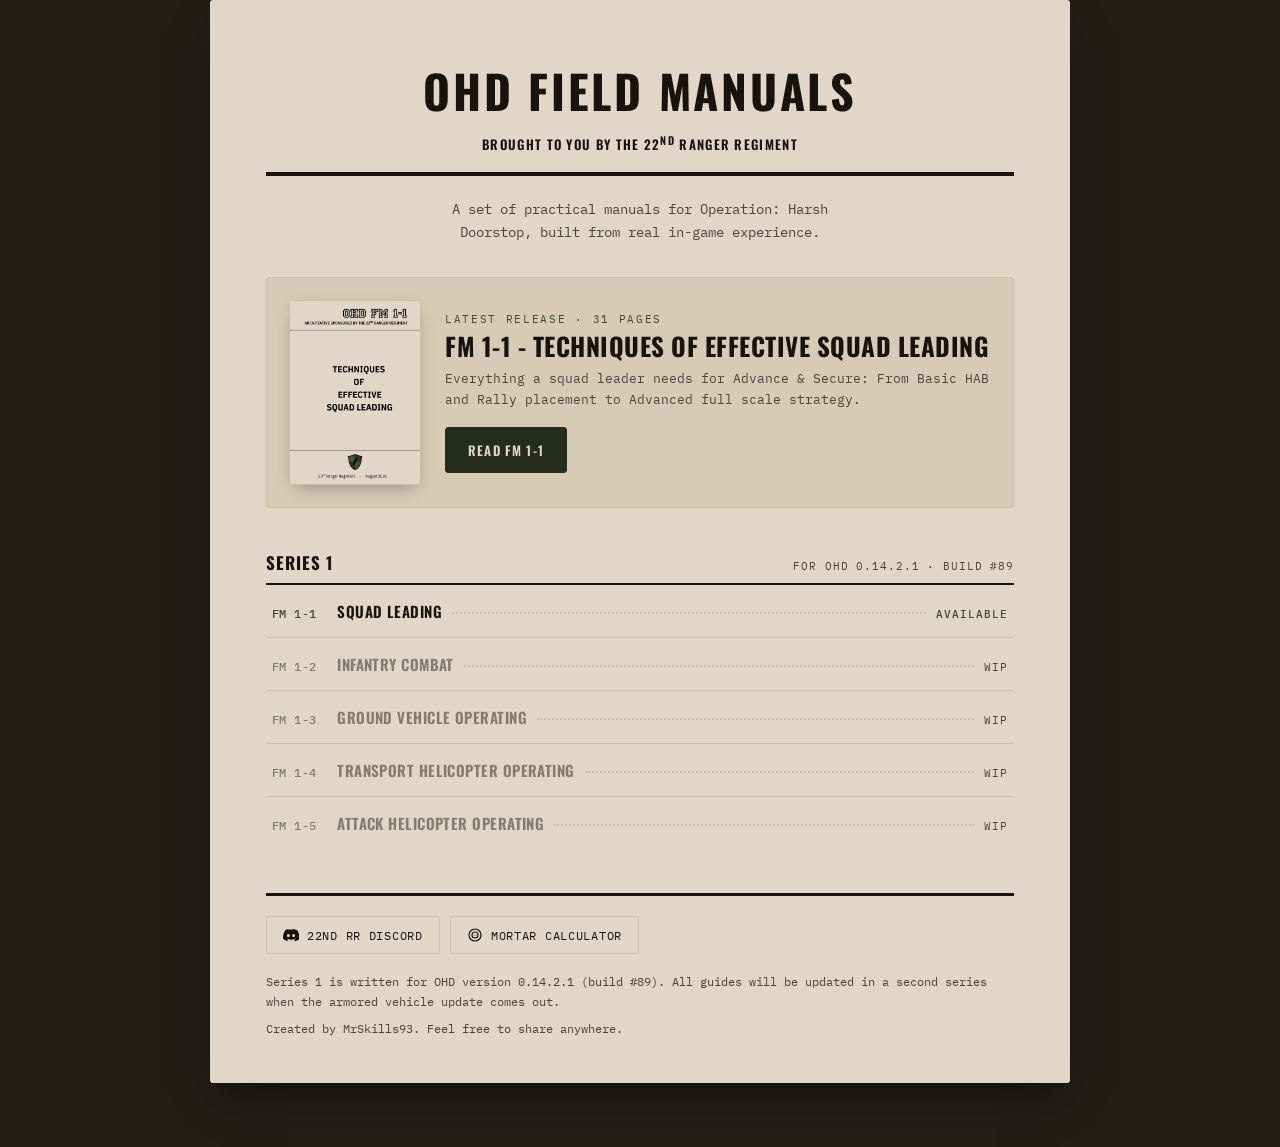
<file: index.html>
<!DOCTYPE html>
<html lang="en">
<head>
<meta charset="UTF-8" />
<meta name="viewport" content="width=device-width, initial-scale=1, viewport-fit=cover" />
<title>OHD Field Manuals - Operation: Harsh Doorstop</title>
<meta name="description" content="Practical, doctrine-style field manuals for Operation: Harsh Doorstop. Written by the 22nd Ranger Regiment from real in-game experience — no roleplay, only what actually works." />

<meta property="og:type" content="website" />
<meta property="og:title" content="OHD Field Manuals - Operation: Harsh Doorstop" />
<meta property="og:description" content="A practical, US Army style field manuals for Advance &amp; Secure squad leading in Operation: Harsh Doorstop. Written by members of the 22nd Ranger Regiment." />
<meta property="og:image" content="assets/img/og-landing.png" />
<meta property="og:image:width" content="1200" />
<meta property="og:image:height" content="630" />
<meta name="twitter:card" content="summary_large_image" />
<meta name="twitter:title" content="OHD Field Manuals - Operation: Harsh Doorstop" />
<meta name="twitter:description" content="A practical, US Army style field manuals for Advance &amp; Secure squad leading in Operation: Harsh Doorstop. Written by members of the 22nd Ranger Regiment." />
<meta name="twitter:image" content="assets/img/og-landing.png" />

<meta name="theme-color" content="#262c1b" />
<link rel="icon" type="image/png" sizes="32x32" href="assets/img/favicon-32.png" />
<link rel="apple-touch-icon" href="assets/img/apple-touch-icon.png" />
<link rel="manifest" href="manifest.json" />

<link rel="preconnect" href="https://fonts.googleapis.com" />
<link rel="preconnect" href="https://fonts.gstatic.com" crossorigin />
<link href="https://fonts.googleapis.com/css2?family=IBM+Plex+Mono:wght@400;500&amp;family=Oswald:wght@500;600;700&amp;display=swap" rel="stylesheet" />

<link rel="stylesheet" href="assets/css/base.css" />
<link rel="stylesheet" href="assets/css/landing.css" />
</head>
<body class="landing">

<main class="sheet">

  <header class="masthead">
    <h1 class="masthead-title">OHD Field Manuals</h1>
    <p class="masthead-sub">Brought to you by the 22<sup>nd</sup> Ranger Regiment</p>
    <hr class="rule-double" />
    <p class="masthead-blurb">
      A set of practical manuals for Operation: Harsh Doorstop, built from real
      in-game experience.
      
    </p>
  </header>

  <!-- Featured: the currently published manual -->
  <section class="featured" aria-labelledby="featured-title">
    <a class="featured-cover" href="1/1/" data-preview-dir="1/1/preview" data-preview-count="4" aria-label="Read OHD FM 1-1, Techniques of Effective Squad Leading">
      <img src="1/1/cover.png" alt="Cover of OHD FM 1-1, Techniques of Effective Squad Leading" width="132" />
    </a>
    <div>
      <p class="featured-eyebrow">Latest release · 31 pages</p>
      <h2 class="featured-title" id="featured-title">FM 1-1 - Techniques of Effective Squad Leading</h2>
      <p class="featured-desc">
        Everything a squad leader needs for Advance &amp; Secure: 
        From Basic HAB and Rally placement to Advanced full scale strategy.
      </p>
      <a class="btn" href="1/1/">Read FM 1-1</a>
    </div>
  </section>

  <!-- Series roster -->
  <section class="series" aria-labelledby="series-1-name">
    <div class="series-head">
      <h2 class="series-name" id="series-1-name">Series 1</h2>
      <span class="series-build">For OHD 0.14.2.1 · Build #89</span>
    </div>

    <ol class="roster">
      <li class="roster-item">
        <a class="roster-row" href="1/1/">
          <span class="roster-code">FM 1-1</span>
          <span class="roster-title">Squad Leading</span>
          <span class="roster-leader" aria-hidden="true"></span>
          <span class="roster-status">Available</span>
        </a>
      </li>
      <li class="roster-item">
        <div class="roster-row pending">
          <span class="roster-code">FM 1-2</span>
          <span class="roster-title">Infantry Combat</span>
          <span class="roster-leader" aria-hidden="true"></span>
          <span class="roster-status">WIP</span>
        </div>
      </li>
      <li class="roster-item">
        <div class="roster-row pending">
          <span class="roster-code">FM 1-3</span>
          <span class="roster-title">Ground Vehicle Operating</span>
          <span class="roster-leader" aria-hidden="true"></span>
          <span class="roster-status">WIP</span>
        </div>
      </li>
      <li class="roster-item">
        <div class="roster-row pending">
          <span class="roster-code">FM 1-4</span>
          <span class="roster-title">Transport Helicopter Operating</span>
          <span class="roster-leader" aria-hidden="true"></span>
          <span class="roster-status">WIP</span>
        </div>
      </li>
      <li class="roster-item">
        <div class="roster-row pending">
          <span class="roster-code">FM 1-5</span>
          <span class="roster-title">Attack Helicopter Operating</span>
          <span class="roster-leader" aria-hidden="true"></span>
          <span class="roster-status">WIP</span>
        </div>
      </li>
    </ol>
  </section>

  <footer class="sheet-foot">
    <div class="foot-links">
      <a class="foot-link" href="https://discord.gg/rzJZKF5hHu" target="_blank" rel="noopener">
        <svg width="16" height="16" viewBox="0 0 24 24" fill="currentColor" aria-hidden="true"><path d="M20.317 4.369a19.79 19.79 0 0 0-4.885-1.515.074.074 0 0 0-.79.037c-.21.375-.444.865-.608 1.25a18.27 18.27 0 0 0-5.487 0 12.64 12.64 0 0 0-.617-1.25.077.077 0 0 0-.079-.037A19.736 19.736 0 0 0 3.677 4.37a.07.07 0 0 0-.32.027C.533 9.046-.32 13.58.099 18.058a.082.082 0 0 0 .31.057 19.9 19.9 0 0 0 5.993 3.03.078.078 0 0 0 .084-.028c.462-.63.874-1.295 1.226-1.994a.076.076 0 0 0-.041-.106 13.1 13.1 0 0 1-1.872-.892.077.077 0 0 1-.008-.128c.126-.094.252-.192.372-.291a.074.074 0 0 1 .078-.01c3.927 1.793 8.18 1.793 12.061 0a.074.074 0 0 1 .79.009c.12.099.246.198.373.292a.077.077 0 0 1-.6.127 12.3 12.3 0 0 1-1.873.891.077.077 0 0 0-.41.107c.36.698.772 1.362 1.225 1.993a.076.076 0 0 0 .84.028 19.84 19.84 0 0 0 6.002-3.03.077.077 0 0 0 .032-.054c.5-5.177-.838-9.674-3.549-13.66a.061.061 0 0 0-.031-.03zM8.02 15.331c-1.182 0-2.157-1.085-2.157-2.419 0-1.333.956-2.418 2.157-2.418 1.21 0 2.176 1.095 2.157 2.418 0 1.334-.956 2.419-2.157 2.419zm7.975 0c-1.183 0-2.157-1.085-2.157-2.419 0-1.333.955-2.418 2.157-2.418 1.21 0 2.176 1.095 2.157 2.418 0 1.334-.946 2.419-2.157 2.419z"/></svg>
        22nd RR Discord
      </a>
      <a class="foot-link" href="https://mrskills93.github.io/OHD-Mortal-Tool/" target="_blank" rel="noopener">
        <svg width="16" height="16" viewBox="0 0 24 24" fill="none" stroke="currentColor" stroke-width="1.8" aria-hidden="true"><circle cx="12" cy="12" r="9"/><circle cx="12" cy="12" r="4.5"/><circle cx="12" cy="12" r="0.8" fill="currentColor" stroke="none"/></svg>
        Mortar Calculator
      </a>
    </div>
    <p class="foot-note">
      
    </p>
    <p class="foot-note">
      Series 1 is written for OHD version 0.14.2.1 (build #89). All guides will be updated in 
      a second series when the armored vehicle update comes out.
    </p>
    <p class="foot-note">
      Created by MrSkills93. Feel free to share anywhere.
     
    </p>
  </footer>

</main>

<script defer src="assets/js/preview.js"></script>
</body>
</html>
</file>
<file: assets/css/base.css>
/* ==========================================================================
   OHD Field Manuals — shared tokens
   Palette sampled directly from the FM 1-1 cover so the site and the
   documents read as one object. Everything visual starts here.
   ========================================================================== */

:root {
  /* Paper */
  --khaki: #e2d6c6;
  --khaki-deep: #d8cbb6;
  --khaki-line: #cbbfa8;
  --ink: #17140f;
  --ink-soft: #4a443a;

  /* Olive (from the 22nd RR shield) */
  --olive: #3f4a32;
  --olive-dark: #262c1b;
  --olive-light: #6a7a4d;

  /* Dark tray */
  --tray: #211e18;
  --tray-2: #2a261e;
  --tray-line: #3a3527;
  --paper-text: #efe8db;
  --paper-text-dim: #a89f8a;

  --paper-shadow: 0 18px 40px -12px rgba(0, 0, 0, 0.55);
  --radius: 3px;

  --font-display: "Oswald", "Arial Narrow", Impact, sans-serif;
  --font-mono: "IBM Plex Mono", ui-monospace, "SFMono-Regular", Menlo, monospace;
}

* { box-sizing: border-box; }

html {
  -webkit-text-size-adjust: 100%;
}

body {
  margin: 0;
  font-family: var(--font-mono);
  -webkit-font-smoothing: antialiased;
}

button {
  font-family: inherit;
  cursor: pointer;
}

img {
  max-width: 100%;
  display: block;
}

:focus-visible {
  outline: 2px solid var(--olive-light);
  outline-offset: 2px;
}

.sr-only {
  position: absolute;
  width: 1px;
  height: 1px;
  overflow: hidden;
  clip: rect(0 0 0 0);
  white-space: nowrap;
}
</file>
<file: assets/css/landing.css>
/* ==========================================================================
   OHD Field Manuals — landing page
   The roster is set as a real field-manual contents page: numbered entries,
   dot leaders, status column. That's the one loud element; everything else
   stays quiet.
   ========================================================================== */

body.landing {
  background: var(--tray);
  color: var(--ink);
  padding: 0 16px 64px;
}

.sheet {
  max-width: 860px;
  margin: 0 auto;
  background: var(--khaki);
  box-shadow: var(--paper-shadow);
  border-radius: var(--radius);
  padding: 40px 28px 32px;
}

@media (min-width: 700px) {
  .sheet { padding: 56px 56px 44px; }
}

/* ---------------------------------------------------------------- */
/* Masthead                                                          */
/* ---------------------------------------------------------------- */

.masthead {
  text-align: center;
}

.masthead-title {
  font-family: var(--font-display);
  font-weight: 700;
  font-size: clamp(28px, 7vw, 46px);
  letter-spacing: 0.06em;
  margin: 0;
  color: var(--ink);
  text-transform: uppercase;
}

.masthead-sub {
  font-family: var(--font-display);
  font-weight: 600;
  font-size: clamp(10px, 2.4vw, 13px);
  letter-spacing: 0.1em;
  text-transform: uppercase;
  margin: 8px 0 0;
  color: var(--ink);
}

.rule-double {
  border: none;
  border-top: 3px solid var(--ink);
  border-bottom: 1px solid var(--ink);
  height: 3px;
  margin: 18px 0 0;
}

.masthead-blurb {
  font-size: 13.5px;
  line-height: 1.65;
  color: var(--ink-soft);
  margin: 22px auto 0;
  max-width: 56ch;
  text-align: center;
}

/* ---------------------------------------------------------------- */
/* Featured manual                                                   */
/* ---------------------------------------------------------------- */

.featured {
  display: flex;
  gap: 24px;
  align-items: center;
  margin-top: 34px;
  padding: 22px;
  background: var(--khaki-deep);
  border: 1px solid var(--khaki-line);
  border-radius: var(--radius);
  flex-direction: column;
  text-align: center;
}

@media (min-width: 620px) {
  .featured {
    flex-direction: row;
    text-align: left;
  }
}

.featured-cover {
  flex: 0 0 auto;
  width: 132px;
  border: 1px solid var(--khaki-line);
  box-shadow: 0 6px 16px -6px rgba(23, 20, 15, 0.4);
  position: relative;
  display: block;
  overflow: hidden;
  line-height: 0;
}

.featured-cover img {
  width: 100%;
  height: auto;
}

/* Pre-rendered pages, stacked over the cover and cross-faded on hover */
.preview-frame {
  position: absolute;
  inset: 0;
  width: 100%;
  height: 100%;
  opacity: 0;
  transition: opacity 0.18s ease;
  pointer-events: none;
}

.preview-frame.is-visible { opacity: 1; }

/* Progress segments, like a video thumbnail scrub bar */
.preview-ticks {
  position: absolute;
  left: 5px;
  right: 5px;
  bottom: 5px;
  display: flex;
  gap: 3px;
  opacity: 0;
  transition: opacity 0.18s ease;
  pointer-events: none;
}

.featured-cover:hover .preview-ticks,
.featured-cover:focus-within .preview-ticks { opacity: 1; }

.preview-tick {
  flex: 1;
  height: 3px;
  border-radius: 2px;
  background: rgba(23, 20, 15, 0.35);
}

.preview-tick.is-active { background: var(--olive-light); }

.featured-cover.has-preview { cursor: pointer; }

.featured-eyebrow {
  font-family: var(--font-mono);
  font-size: 10.5px;
  letter-spacing: 0.16em;
  text-transform: uppercase;
  color: var(--olive);
  margin: 0 0 6px;
}

.featured-title {
  font-family: var(--font-display);
  font-weight: 700;
  font-size: clamp(19px, 4.4vw, 25px);
  letter-spacing: 0.02em;
  text-transform: uppercase;
  margin: 0 0 8px;
  line-height: 1.15;
}

.featured-desc {
  font-size: 13px;
  line-height: 1.6;
  color: var(--ink-soft);
  margin: 0 0 16px;
}

.btn {
  display: inline-flex;
  align-items: center;
  gap: 8px;
  background: var(--olive-dark);
  color: var(--khaki);
  text-decoration: none;
  font-family: var(--font-display);
  font-weight: 600;
  font-size: 13px;
  letter-spacing: 0.09em;
  text-transform: uppercase;
  padding: 12px 22px;
  border-radius: var(--radius);
  border: 1px solid var(--olive-dark);
}

.btn:hover,
.btn:focus-visible {
  background: var(--olive);
  border-color: var(--olive);
}

/* ---------------------------------------------------------------- */
/* Series roster — the contents-page device                          */
/* ---------------------------------------------------------------- */

.series {
  margin-top: 42px;
}

.series-head {
  display: flex;
  justify-content: space-between;
  align-items: baseline;
  gap: 12px;
  flex-wrap: wrap;
  border-bottom: 2px solid var(--ink);
  padding-bottom: 8px;
}

.series-name {
  font-family: var(--font-display);
  font-weight: 700;
  font-size: 17px;
  letter-spacing: 0.06em;
  text-transform: uppercase;
  margin: 0;
}

.series-build {
  font-size: 11px;
  letter-spacing: 0.08em;
  color: var(--ink-soft);
  text-transform: uppercase;
}

.roster {
  list-style: none;
  margin: 0;
  padding: 0;
}

.roster-item + .roster-item {
  border-top: 1px solid var(--khaki-line);
}

.roster-row {
  display: flex;
  align-items: baseline;
  gap: 10px;
  padding: 15px 6px;
  text-decoration: none;
  color: var(--ink);
}

.roster-code {
  font-family: var(--font-mono);
  font-size: 12px;
  font-weight: 500;
  color: var(--olive);
  min-width: 4.6em;
  letter-spacing: 0.04em;
}

.roster-title {
  font-family: var(--font-display);
  font-weight: 600;
  font-size: 15px;
  letter-spacing: 0.03em;
  text-transform: uppercase;
}

.roster-leader {
  flex: 1;
  min-width: 10px;
  border-bottom: 2px dotted var(--khaki-line);
  transform: translateY(-4px);
}

.roster-status {
  font-family: var(--font-mono);
  font-size: 10.5px;
  letter-spacing: 0.1em;
  text-transform: uppercase;
  white-space: nowrap;
  color: var(--ink-soft);
}

/* Available entries are links and read as active doctrine */
a.roster-row .roster-status {
  color: var(--olive);
  font-weight: 500;
}

a.roster-row:hover,
a.roster-row:focus-visible {
  background: rgba(63, 74, 50, 0.09);
}

a.roster-row:hover .roster-leader,
a.roster-row:focus-visible .roster-leader {
  border-bottom-color: var(--olive);
}

/* Pending entries stay legible but visibly inert */
.roster-row.pending {
  color: var(--ink-soft);
  cursor: default;
}

.roster-row.pending .roster-code,
.roster-row.pending .roster-title {
  opacity: 0.62;
}

/* On narrow screens the longer titles ("Transport Helicopter Operating")
   would squeeze the dot leader to nothing, so drop the leader and let the
   row wrap into two tidy lines instead. */
@media (max-width: 560px) {
  .roster-row {
    flex-wrap: wrap;
    gap: 4px 10px;
    padding: 13px 6px;
  }

  .roster-leader { display: none; }

  .roster-code {
    min-width: 0;
    order: 1;
  }

  .roster-status {
    order: 2;
    margin-left: auto;
  }

  .roster-title {
    order: 3;
    flex-basis: 100%;
    font-size: 14.5px;
  }
}

/* ---------------------------------------------------------------- */
/* Footer                                                            */
/* ---------------------------------------------------------------- */

.sheet-foot {
  margin-top: 44px;
  padding-top: 20px;
  border-top: 3px solid var(--ink);
}

.foot-links {
  display: flex;
  flex-wrap: wrap;
  gap: 10px;
  margin-bottom: 18px;
}

.foot-link {
  display: inline-flex;
  align-items: center;
  gap: 8px;
  font-size: 12px;
  letter-spacing: 0.06em;
  text-transform: uppercase;
  text-decoration: none;
  color: var(--ink);
  border: 1px solid var(--khaki-line);
  border-radius: var(--radius);
  padding: 10px 16px;
}

.foot-link:hover,
.foot-link:focus-visible {
  border-color: var(--olive);
  background: rgba(63, 74, 50, 0.09);
}

.foot-note {
  font-size: 11.5px;
  line-height: 1.7;
  color: var(--ink-soft);
  margin: 0;
}

.foot-note + .foot-note {
  margin-top: 8px;
}
</file>
